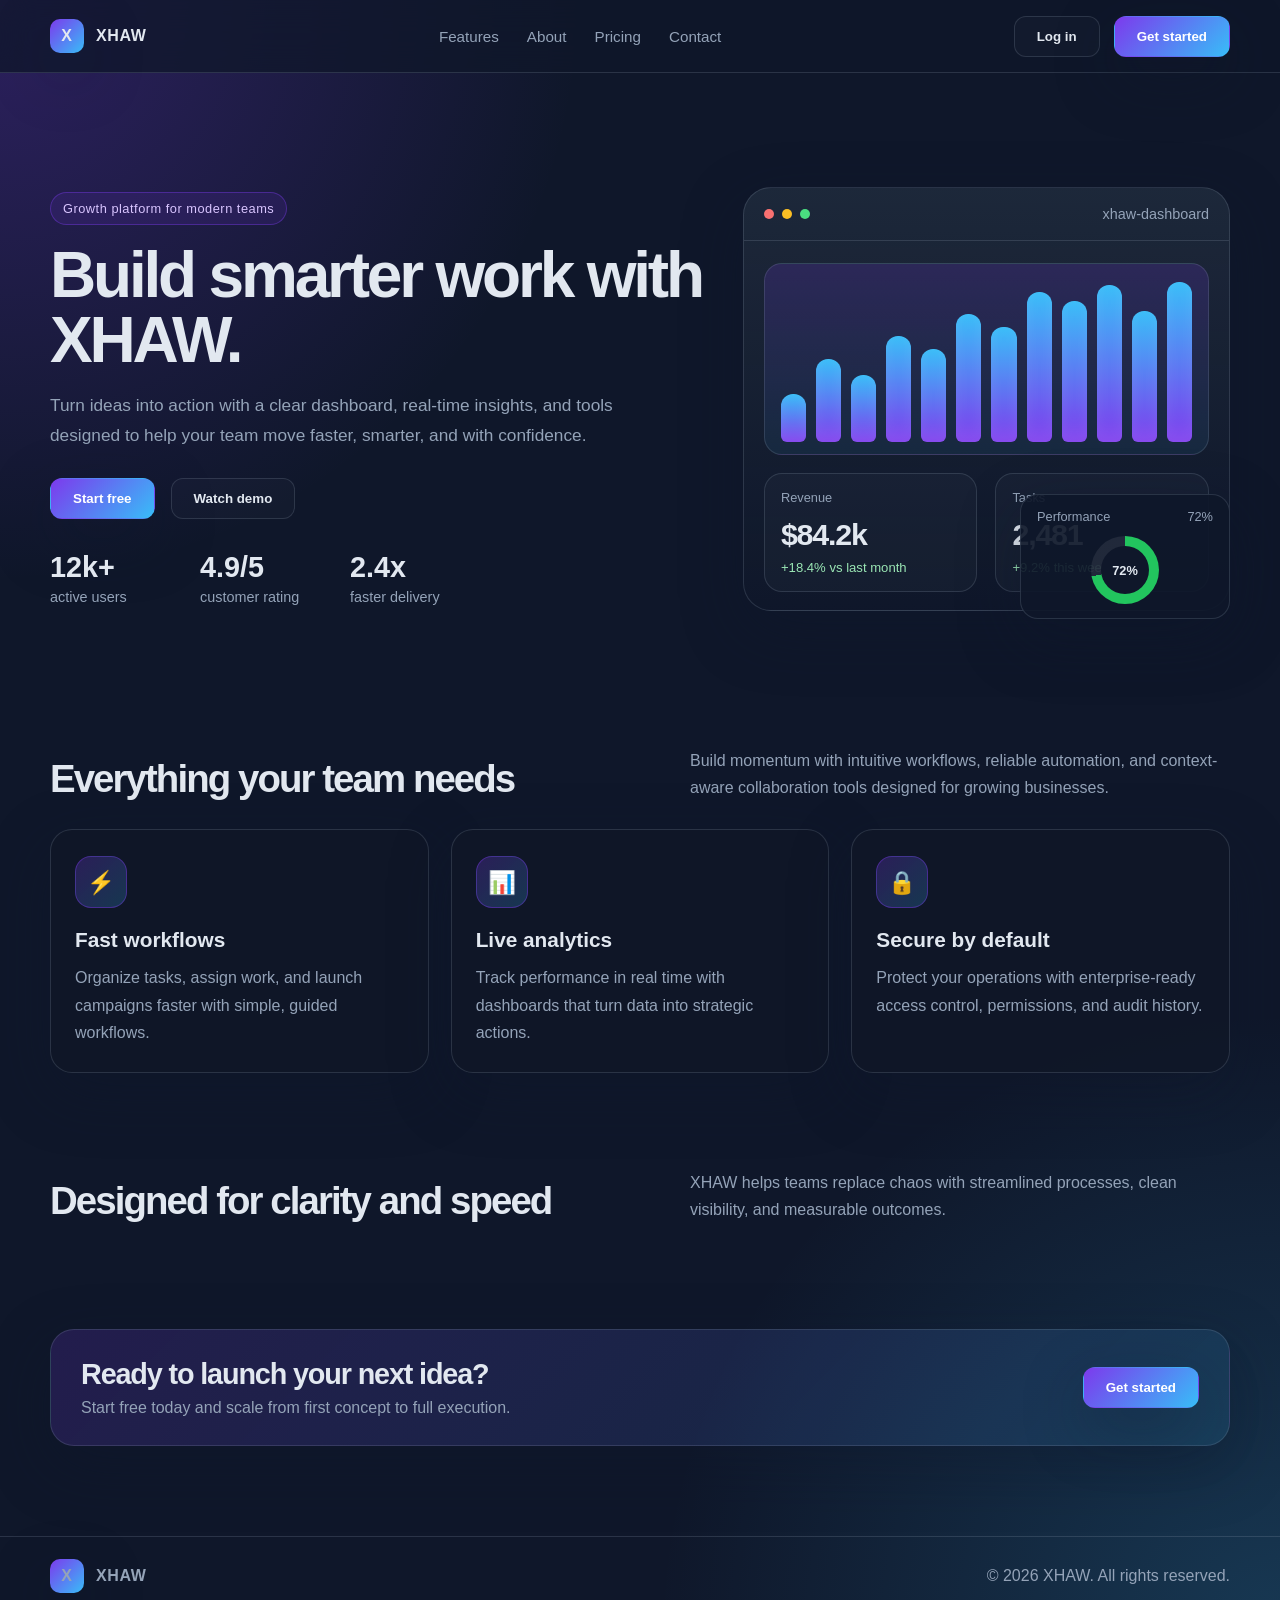
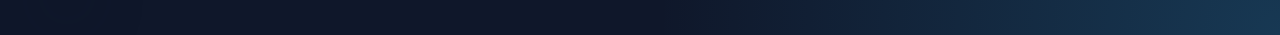
<file: XHAW APP/index.html>
<!DOCTYPE html>
<html lang="en">
<head>
  <meta charset="UTF-8" />
  <meta name="viewport" content="width=device-width, initial-scale=1.0" />
  <title>XHAW App</title>
  <style>
    :root {
      --bg: #0f172a;
      --bg-soft: #111827;
      --card: rgba(15, 23, 42, 0.75);
      --card-2: #1e293b;
      --primary: #7c3aed;
      --secondary: #22c55e;
      --accent: #38bdf8;
      --text: #e2e8f0;
      --muted: #94a3b8;
      --border: rgba(148, 163, 184, 0.2);
      --shadow: 0 20px 60px rgba(15, 23, 42, 0.35);
    }

    * { box-sizing: border-box; }
    html { scroll-behavior: smooth; }
    body {
      margin: 0;
      font-family: Inter, Segoe UI, Arial, sans-serif;
      background:
        radial-gradient(circle at top left, rgba(124,58,237,0.28), transparent 28%),
        radial-gradient(circle at bottom right, rgba(56,189,248,0.2), transparent 30%),
        var(--bg);
      color: var(--text);
    }

    a { text-decoration: none; color: inherit; }
    img { max-width: 100%; display: block; }

    .container {
      width: min(1180px, calc(100% - 32px));
      margin: 0 auto;
    }

    header {
      position: sticky;
      top: 0;
      z-index: 20;
      backdrop-filter: blur(18px);
      background: rgba(15, 23, 42, 0.75);
      border-bottom: 1px solid var(--border);
    }

    .nav {
      display: flex;
      align-items: center;
      justify-content: space-between;
      height: 72px;
    }

    .brand {
      display: flex;
      align-items: center;
      gap: 12px;
      font-weight: 800;
      letter-spacing: 0.04em;
    }

    .brand-mark {
      width: 34px;
      height: 34px;
      border-radius: 10px;
      background: linear-gradient(135deg, var(--primary), var(--accent));
      display: grid;
      place-items: center;
      box-shadow: var(--shadow);
      font-weight: 900;
    }

    .nav-links {
      display: flex;
      align-items: center;
      gap: 28px;
      color: var(--muted);
      font-size: 0.95rem;
    }

    .nav-actions {
      display: flex;
      align-items: center;
      gap: 14px;
    }

    .btn {
      display: inline-flex;
      align-items: center;
      justify-content: center;
      padding: 12px 22px;
      border-radius: 12px;
      border: 1px solid transparent;
      font-weight: 700;
      transition: 0.2s ease;
      cursor: pointer;
    }

    .btn-primary {
      background: linear-gradient(135deg, var(--primary), var(--accent));
      color: white;
      box-shadow: var(--shadow);
    }

    .btn-secondary {
      background: rgba(255,255,255,0.02);
      border-color: var(--border);
      color: var(--text);
    }

    .hero {
      padding: 66px 0 40px;
    }

    .hero-wrap {
      display: grid;
      grid-template-columns: 1.15fr 0.85fr;
      gap: 34px;
      align-items: center;
    }

    .eyebrow {
      display: inline-block;
      padding: 8px 12px;
      border-radius: 999px;
      background: rgba(124, 58, 237, 0.12);
      border: 1px solid rgba(124, 58, 237, 0.4);
      color: #d9c5ff;
      font-size: 0.8rem;
      letter-spacing: 0.04em;
      margin-bottom: 18px;
    }

    h1 {
      font-size: clamp(2.9rem, 5vw, 5rem);
      line-height: 1.02;
      margin: 0 0 18px;
      letter-spacing: -0.05em;
    }

    .lead {
      max-width: 630px;
      font-size: 1.08rem;
      line-height: 1.7;
      color: var(--muted);
      margin-bottom: 28px;
    }

    .hero-actions {
      display: flex;
      align-items: center;
      gap: 16px;
      margin-bottom: 32px;
    }

    .mini-stats {
      display: flex;
      gap: 30px;
      flex-wrap: wrap;
    }

    .mini-stat {
      min-width: 120px;
    }

    .mini-stat strong {
      display: block;
      font-size: 1.8rem;
      margin-bottom: 4px;
    }

    .mini-stat span {
      color: var(--muted);
      font-size: 0.9rem;
    }

    .hero-visual {
      position: relative;
      display: flex;
      justify-content: center;
      align-items: center;
      min-height: 520px;
    }

    .dashboard-card {
      width: min(100%, 500px);
      background: linear-gradient(180deg, rgba(30,41,59,0.95), rgba(15,23,42,0.85));
      border: 1px solid var(--border);
      border-radius: 28px;
      box-shadow: var(--shadow);
      overflow: hidden;
    }

    .dashboard-header {
      display: flex;
      justify-content: space-between;
      align-items: center;
      padding: 18px 20px;
      border-bottom: 1px solid var(--border);
      color: var(--muted);
      font-size: 0.9rem;
    }

    .traffic-dots {
      display: flex;
      gap: 8px;
    }

    .traffic-dots span {
      width: 10px;
      height: 10px;
      border-radius: 50%;
      display: block;
    }

    .traffic-dots span:nth-child(1) { background: #f87171; }
    .traffic-dots span:nth-child(2) { background: #fbbf24; }
    .traffic-dots span:nth-child(3) { background: #4ade80; }

    .dashboard-body {
      padding: 22px 20px 18px;
    }

    .chart-panel {
      background: linear-gradient(180deg, rgba(124,58,237,0.18), rgba(56,189,248,0.08));
      border: 1px solid var(--border);
      border-radius: 18px;
      padding: 18px 16px 12px;
      margin-bottom: 18px;
    }

    .chart-row {
      height: 160px;
      display: grid;
      grid-template-columns: repeat(12, 1fr);
      align-items: end;
      gap: 10px;
    }

    .bar {
      border-radius: 12px 12px 6px 6px;
      background: linear-gradient(180deg, var(--accent), var(--primary));
      box-shadow: inset 0 -10px 18px rgba(255,255,255,0.1);
    }

    .bar:nth-child(1) { height: 30%; }
    .bar:nth-child(2) { height: 52%; }
    .bar:nth-child(3) { height: 42%; }
    .bar:nth-child(4) { height: 66%; }
    .bar:nth-child(5) { height: 58%; }
    .bar:nth-child(6) { height: 80%; }
    .bar:nth-child(7) { height: 72%; }
    .bar:nth-child(8) { height: 94%; }
    .bar:nth-child(9) { height: 88%; }
    .bar:nth-child(10) { height: 98%; }
    .bar:nth-child(11) { height: 82%; }
    .bar:nth-child(12) { height: 100%; }

    .panel-grid {
      display: grid;
      grid-template-columns: repeat(2, 1fr);
      gap: 18px;
    }

    .small-panel {
      padding: 16px;
      border-radius: 18px;
      border: 1px solid var(--border);
      background: rgba(148,163,184,0.04);
    }

    .small-panel .label {
      color: var(--muted);
      font-size: 0.8rem;
      margin-bottom: 12px;
    }

    .metric {
      font-size: 1.9rem;
      font-weight: 800;
      letter-spacing: -0.04em;
    }

    .trend {
      margin-top: 8px;
      color: #9ae6b4;
      font-size: 0.82rem;
    }

    .floating-card {
      position: absolute;
      right: 0;
      bottom: 40px;
      width: 210px;
      background: rgba(15,23,42,0.92);
      border: 1px solid var(--border);
      border-radius: 18px;
      padding: 14px 16px;
      box-shadow: var(--shadow);
    }

    .floating-card .top {
      display: flex;
      justify-content: space-between;
      color: var(--muted);
      font-size: 0.8rem;
      margin-bottom: 10px;
    }

    .ring {
      width: 68px;
      height: 68px;
      border-radius: 50%;
      margin: 12px auto 0;
      background: conic-gradient(var(--secondary) 0 72%, rgba(255,255,255,0.08) 72% 100%);
      display: grid;
      place-items: center;
      position: relative;
    }

    .ring::before {
      content: "";
      position: absolute;
      inset: 10px;
      border-radius: 50%;
      background: rgba(15,23,42,1);
    }

    .ring span {
      position: relative;
      z-index: 1;
      font-size: 0.8rem;
      font-weight: 700;
    }

    section {
      padding: 48px 0;
    }

    .section-head {
      display: flex;
      justify-content: space-between;
      align-items: end;
      gap: 20px;
      margin-bottom: 28px;
    }

    .section-head h2 {
      margin: 0;
      font-size: clamp(2rem, 3vw, 3rem);
      letter-spacing: -0.05em;
    }

    .section-head p {
      margin: 0;
      color: var(--muted);
      max-width: 540px;
      line-height: 1.7;
    }

    .feature-grid {
      display: grid;
      grid-template-columns: repeat(3, 1fr);
      gap: 22px;
    }

    .feature-card {
      padding: 26px 24px;
      background: rgba(17, 24, 39, 0.7);
      border: 1px solid var(--border);
      border-radius: 22px;
      box-shadow: var(--shadow);
    }

    .icon-box {
      width: 52px;
      height: 52px;
      border-radius: 16px;
      margin-bottom: 20px;
      display: grid;
      place-items: center;
      font-size: 1.4rem;
      background: linear-gradient(135deg, rgba(124,58,237,0.25), rgba(56,189,248,0.2));
      border: 1px solid rgba(124,58,237,0.4);
    }

    .feature-card h3 {
      margin: 0 0 12px;
      font-size: 1.3rem;
    }

    .feature-card p {
      margin: 0;
      color: var(--muted);
      line-height: 1.7;
    }

    .cta {
      padding: 30px 0 90px;
    }

    .cta-box {
      display: flex;
      align-items: center;
      justify-content: space-between;
      gap: 24px;
      padding: 28px 30px;
      border-radius: 24px;
      background: linear-gradient(135deg, rgba(124,58,237,0.18), rgba(56,189,248,0.12));
      border: 1px solid var(--border);
      box-shadow: var(--shadow);
    }

    .cta-box h3 {
      margin: 0 0 8px;
      font-size: clamp(1.8rem, 2vw, 2.6rem);
      letter-spacing: -0.04em;
    }

    .cta-box p {
      margin: 0;
      color: var(--muted);
    }

    footer {
      border-top: 1px solid var(--border);
      padding: 22px 0 42px;
      color: var(--muted);
    }

    .footer-row {
      display: flex;
      justify-content: space-between;
      align-items: center;
      gap: 20px;
      flex-wrap: wrap;
    }

    @media (max-width: 960px) {
      .hero-wrap,
      .feature-grid {
        grid-template-columns: 1fr;
      }

      .nav-links {
        display: none;
      }

      .section-head {
        display: block;
      }

      .cta-box {
        display: block;
      }

      .cta-box .btn {
        margin-top: 18px;
      }
    }

    @media (max-width: 600px) {
      .hero {
        padding-top: 42px;
      }

      h1 {
        font-size: 2.7rem;
      }

      .hero-actions {
        flex-direction: column;
        align-items: stretch;
      }

      .mini-stats {
        gap: 18px;
      }

      .panel-grid {
        grid-template-columns: 1fr;
      }

      .floating-card {
        position: static;
        width: 100%;
        margin-top: 18px;
      }
    }
  </style>
</head>
<body>
  <header>
    <div class="container nav">
      <div class="brand">
        <div class="brand-mark">X</div>
        XHAW
      </div>

      <nav class="nav-links">
        <a href="#features">Features</a>
        <a href="#about">About</a>
        <a href="#pricing">Pricing</a>
        <a href="#contact">Contact</a>
      </nav>

      <div class="nav-actions">
        <button class="btn btn-secondary">Log in</button>
        <button class="btn btn-primary">Get started</button>
      </div>
    </div>
  </header>

  <main>
    <section class="hero">
      <div class="container hero-wrap">
        <div>
          <div class="eyebrow">Growth platform for modern teams</div>
          <h1>Build smarter work with XHAW.</h1>
          <p class="lead">
            Turn ideas into action with a clear dashboard, real-time insights,
            and tools designed to help your team move faster, smarter, and with confidence.
          </p>

          <div class="hero-actions">
            <button class="btn btn-primary">Start free</button>
            <button class="btn btn-secondary">Watch demo</button>
          </div>

          <div class="mini-stats">
            <div class="mini-stat">
              <strong>12k+</strong>
              <span>active users</span>
            </div>
            <div class="mini-stat">
              <strong>4.9/5</strong>
              <span>customer rating</span>
            </div>
            <div class="mini-stat">
              <strong>2.4x</strong>
              <span>faster delivery</span>
            </div>
          </div>
        </div>

        <div class="hero-visual">
          <div class="dashboard-card">
            <div class="dashboard-header">
              <div class="traffic-dots">
                <span></span><span></span><span></span>
              </div>
              <div>xhaw-dashboard</div>
            </div>

            <div class="dashboard-body">
              <div class="chart-panel">
                <div class="chart-row">
                  <div class="bar"></div>
                  <div class="bar"></div>
                  <div class="bar"></div>
                  <div class="bar"></div>
                  <div class="bar"></div>
                  <div class="bar"></div>
                  <div class="bar"></div>
                  <div class="bar"></div>
                  <div class="bar"></div>
                  <div class="bar"></div>
                  <div class="bar"></div>
                  <div class="bar"></div>
                </div>
              </div>

              <div class="panel-grid">
                <div class="small-panel">
                  <div class="label">Revenue</div>
                  <div class="metric">$84.2k</div>
                  <div class="trend">+18.4% vs last month</div>
                </div>

                <div class="small-panel">
                  <div class="label">Tasks</div>
                  <div class="metric">2,481</div>
                  <div class="trend">+9.2% this week</div>
                </div>
              </div>
            </div>
          </div>

          <div class="floating-card">
            <div class="top">
              <span>Performance</span>
              <span>72%</span>
            </div>
            <div class="ring"><span>72%</span></div>
          </div>
        </div>
      </div>
    </section>

    <section id="features">
      <div class="container">
        <div class="section-head">
          <h2>Everything your team needs</h2>
          <p>
            Build momentum with intuitive workflows, reliable automation, and context-aware collaboration
            tools designed for growing businesses.
          </p>
        </div>

        <div class="feature-grid">
          <div class="feature-card">
            <div class="icon-box">⚡</div>
            <h3>Fast workflows</h3>
            <p>Organize tasks, assign work, and launch campaigns faster with simple, guided workflows.</p>
          </div>

          <div class="feature-card">
            <div class="icon-box">📊</div>
            <h3>Live analytics</h3>
            <p>Track performance in real time with dashboards that turn data into strategic actions.</p>
          </div>

          <div class="feature-card">
            <div class="icon-box">🔒</div>
            <h3>Secure by default</h3>
            <p>Protect your operations with enterprise-ready access control, permissions, and audit history.</p>
          </div>
        </div>
      </div>
    </section>

    <section id="about">
      <div class="container">
        <div class="section-head">
          <h2>Designed for clarity and speed</h2>
          <p>
            XHAW helps teams replace chaos with streamlined processes, clean visibility, and measurable outcomes.
          </p>
        </div>
      </div>
    </section>

    <section class="cta" id="pricing">
      <div class="container">
        <div class="cta-box">
          <div>
            <h3>Ready to launch your next idea?</h3>
            <p>Start free today and scale from first concept to full execution.</p>
          </div>
          <button class="btn btn-primary">Get started</button>
        </div>
      </div>
    </section>
  </main>

  <footer id="contact">
    <div class="container footer-row">
      <div class="brand">
        <div class="brand-mark">X</div>
        XHAW
      </div>
      <div>© 2026 XHAW. All rights reserved.</div>
    </div>
  </footer>

  <script>
    document.querySelectorAll(".btn").forEach(button => {
      button.addEventListener("click", () => {
        button.style.transform = "translateY(-1px)";
        setTimeout(() => button.style.transform = "", 150);
      });
    });
  </script>
</body>
</html>
</file>
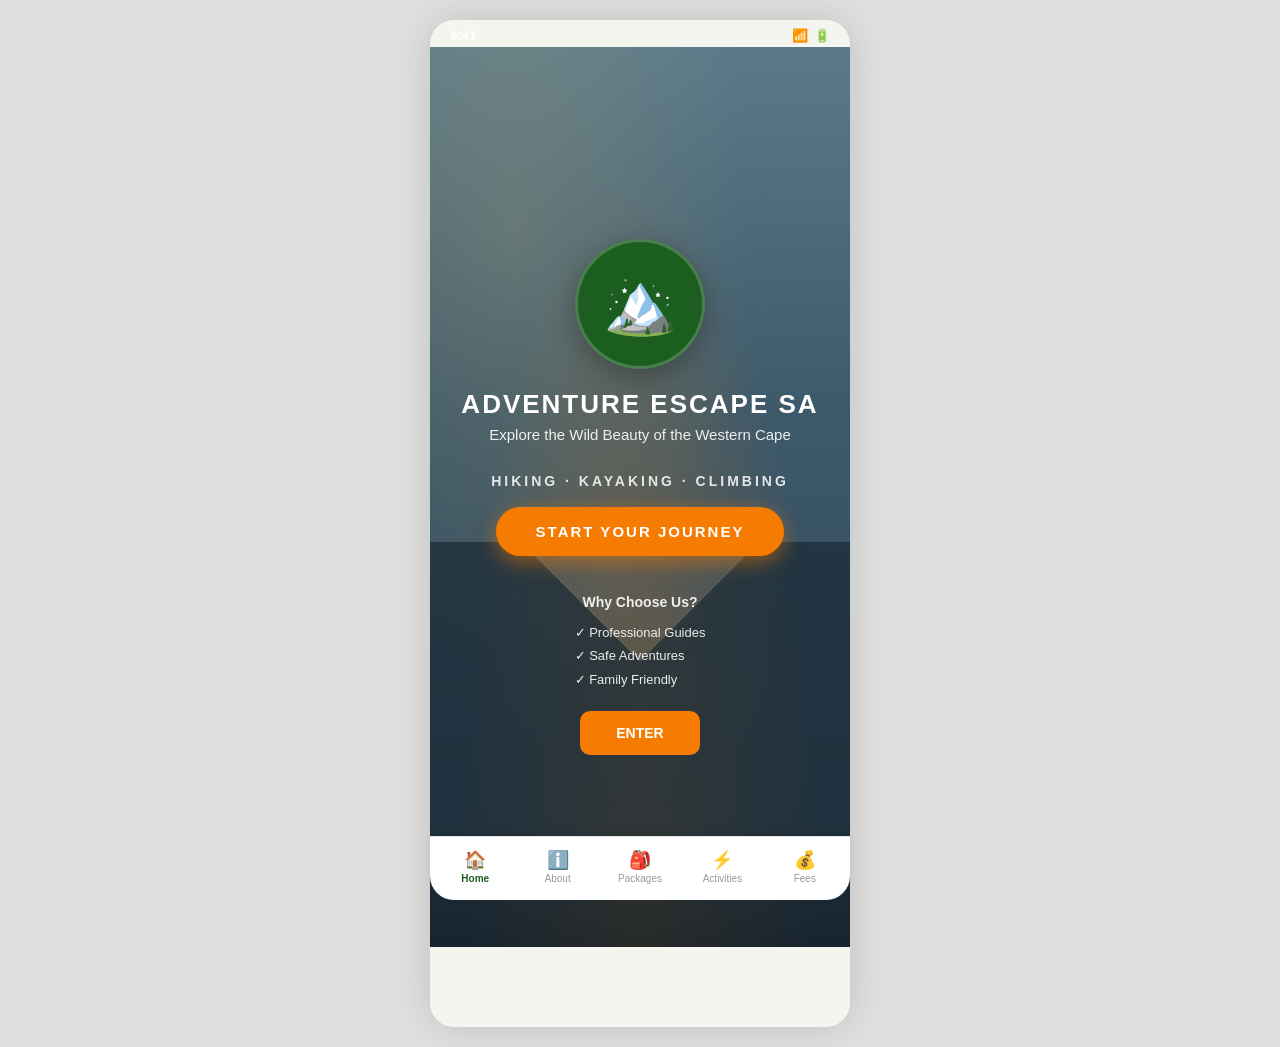
<file: XHAW APP/myapp/index.html>
<!DOCTYPE html>
<html lang="en">
<head>
  <meta charset="UTF-8" />
  <meta name="viewport" content="width=device-width, initial-scale=1.0" />
  <title>Adventure Escape SA</title>
  <link rel="stylesheet" href="styles.css">
  <style>
    :root {
      --forest-green: #1B5E20;
      --adventure-orange: #F57C00;
      --sky-blue: #0288D1;
      --off-white: #F5F5F0;
      --dark-text: #1a1a1a;
      --light-text: #ffffff;
      --grey-text: #666666;
      --card-bg: #ffffff;
      --danger: #D32F2F;
      --success: #2E7D32;
    }

    * { margin: 0; padding: 0; box-sizing: border-box; -webkit-tap-highlight-color: transparent; }

    body {
      font-family: -apple-system, BlinkMacSystemFont, 'Segoe UI', Roboto, sans-serif;
      background: #e0e0e0;
      display: flex;
      justify-content: center;
      min-height: 100vh;
    }

    #app {
      width: 100%;
      max-width: 420px;
      background: var(--off-white);
      min-height: 100vh;
      position: relative;
      display: flex;
      flex-direction: column;
      box-shadow: 0 0 40px rgba(0,0,0,0.15);
      overflow: hidden;
    }

    .status-bar {
      background: transparent;
      padding: 8px 20px 4px;
      display: flex;
      justify-content: space-between;
      font-size: 13px;
      font-weight: 600;
      color: var(--dark-text);
      position: relative;
      z-index: 10;
    }
    .status-bar.on-image { color: #fff; }
    .status-bar .icons { display: flex; gap: 6px; }

    .screen {
      display: none;
      flex-direction: column;
      flex: 1;
      overflow-y: auto;
      padding-bottom: 80px;
      animation: fadeIn 0.3s ease;
    }
    .screen.active { display: flex; }

    @keyframes fadeIn {
      from { opacity: 0; transform: translateY(8px); }
      to { opacity: 1; transform: translateY(0); }
    }

    .header {
      padding: 12px 20px;
      background: var(--off-white);
      position: sticky;
      top: 0;
      z-index: 5;
    }
    .header-title {
      font-size: 22px;
      font-weight: 800;
      color: var(--dark-text);
      text-align: center;
    }
    .header-sub {
      font-size: 11px;
      font-weight: 700;
      letter-spacing: 1.5px;
      color: var(--adventure-orange);
      text-align: center;
      margin-bottom: 4px;
    }

    .hero {
      position: relative;
      min-height: 100vh;
      display: flex;
      flex-direction: column;
      align-items: center;
      justify-content: center;
      text-align: center;
      padding: 40px 24px;
      background: linear-gradient(180deg, #5a7a8a 0%, #3d5a6b 40%, #2c3e50 100%);
      color: #fff;
      overflow: hidden;
    }
    .hero::before {
      content: '';
      position: absolute;
      inset: 0;
      background:
        radial-gradient(ellipse at 50% 90%, rgba(245,124,0,0.3) 0%, transparent 60%),
        radial-gradient(ellipse at 20% 20%, rgba(255,200,100,0.15) 0%, transparent 50%);
      pointer-events: none;
    }
    .hero-mountains {
      position: absolute;
      bottom: 0; left: 0; right: 0;
      height: 45%;
      background:
        linear-gradient(135deg, transparent 40%, #1a2a35 40%),
        linear-gradient(225deg, transparent 40%, #1a2a35 40%);
      opacity: 0.7;
    }
    .hero-mountains::after {
      content: '';
      position: absolute;
      bottom: 0; left: 0; right: 0;
      height: 30%;
      background: linear-gradient(180deg, transparent, #0f1a22);
    }
    .hero-logo {
      width: 130px; height: 130px;
      border-radius: 50%;
      background: var(--forest-green);
      display: flex;
      align-items: center;
      justify-content: center;
      font-size: 60px;
      margin-bottom: 20px;
      box-shadow: 0 8px 30px rgba(0,0,0,0.3);
      position: relative;
      z-index: 2;
      border: 3px solid rgba(255,255,255,0.2);
    }
    .hero h1 {
      font-size: 26px;
      font-weight: 800;
      letter-spacing: 2px;
      margin-bottom: 6px;
      position: relative;
      z-index: 2;
    }
    .hero h2 {
      font-size: 15px;
      font-weight: 400;
      opacity: 0.9;
      margin-bottom: 30px;
      position: relative;
      z-index: 2;
    }
    .hero-activities {
      font-size: 14px;
      font-weight: 700;
      letter-spacing: 3px;
      color: #fff;
      opacity: 0.85;
      margin-bottom: 8px;
      position: relative;
      z-index: 2;
    }
    .hero-cta {
      background: var(--adventure-orange);
      color: #fff;
      border: none;
      padding: 16px 40px;
      font-size: 15px;
      font-weight: 800;
      letter-spacing: 2px;
      border-radius: 30px;
      cursor: pointer;
      margin: 10px 0;
      position: relative;
      z-index: 2;
      box-shadow: 0 6px 20px rgba(245,124,0,0.5);
      transition: transform 0.2s;
    }
    .hero-cta:active { transform: scale(0.96); }
    .hero-why {
      margin-top: 24px;
      text-align: left;
      font-size: 13px;
      opacity: 0.9;
      line-height: 1.8;
      position: relative;
      z-index: 2;
    }
    .hero-why strong { display: block; text-align: center; margin-bottom: 6px; font-size: 14px; }

    .bottom-nav {
      position: fixed;
      bottom: 0;
      width: 100%;
      max-width: 420px;
      background: #fff;
      display: flex;
      justify-content: space-around;
      align-items: center;
      padding: 8px 4px 12px;
      border-top: 1px solid #e0e0e0;
      z-index: 100;
      box-shadow: 0 -2px 12px rgba(0,0,0,0.06);
    }
    .nav-item {
      display: flex;
      flex-direction: column;
      align-items: center;
      gap: 2px;
      font-size: 10px;
      color: #999;
      cursor: pointer;
      padding: 4px 8px;
      border-radius: 8px;
      transition: color 0.2s;
      flex: 1;
      min-width: 0;
    }
    .nav-item.active { color: var(--forest-green); font-weight: 700; }
    .nav-icon {
      width: 22px; height: 22px;
      display: flex;
      align-items: center;
      justify-content: center;
      font-size: 18px;
    }

    .card {
      background: var(--card-bg);
      border-radius: 14px;
      overflow: hidden;
      margin: 0 16px 14px;
      box-shadow: 0 2px 10px rgba(0,0,0,0.06);
      transition: transform 0.2s;
    }
    .card:active { transform: scale(0.98); }
    .card-img {
      width: 100%;
      height: 150px;
      object-fit: cover;
      display: block;
      background: linear-gradient(135deg, #2c5364, #203a43, #0f2027);
      background-size: cover;
      background-position: center;
    }
    .card-img.placeholder {
      display: flex;
      align-items: center;
      justify-content: center;
      font-size: 48px;
      color: rgba(255,255,255,0.3);
      background-size: cover;
      background-position: center;
    }
    .card-body { padding: 12px 14px; }
    .card-row {
      display: flex;
      justify-content: space-between;
      align-items: flex-start;
      gap: 8px;
    }
    .card-title {
      font-size: 16px;
      font-weight: 800;
      color: var(--dark-text);
      line-height: 1.3;
    }
    .card-price {
      font-size: 15px;
      font-weight: 800;
      color: var(--adventure-orange);
      white-space: nowrap;
    }
    .card-desc {
      font-size: 12px;
      color: var(--grey-text);
      margin-top: 6px;
      line-height: 1.5;
    }
    .card-tags {
      display: flex;
      gap: 6px;
      margin-top: 8px;
      flex-wrap: wrap;
    }
    .tag {
      font-size: 10px;
      font-weight: 700;
      padding: 3px 8px;
      border-radius: 10px;
    }
    .tag.easy { background: #E8F5E9; color: var(--success); }
    .tag.moderate { background: #FFF3E0; color: var(--adventure-orange); }
    .tag.challenging { background: #FFEBEE; color: var(--danger); }
    .tag.duration { background: #E1F5FE; color: var(--sky-blue); }
    .tag.safety { background: #F1F8E9; color: var(--forest-green); }

    .btn {
      display: inline-flex;
      align-items: center;
      justify-content: center;
      border: none;
      border-radius: 10px;
      font-weight: 700;
      cursor: pointer;
      transition: all 0.2s;
      font-size: 13px;
      padding: 10px 18px;
    }
    .btn:active { transform: scale(0.96); }
    .btn-primary { background: var(--forest-green); color: #fff; }
    .btn-orange { background: var(--adventure-orange); color: #fff; }
    .btn-outline {
      background: transparent;
      border: 1.5px solid var(--forest-green);
      color: var(--forest-green);
    }
    .btn-block { width: 100%; padding: 14px; font-size: 15px; border-radius: 12px; }

    .section-title {
      font-size: 11px;
      font-weight: 800;
      letter-spacing: 1.5px;
      color: var(--adventure-orange);
      padding: 16px 20px 6px;
      text-transform: uppercase;
    }
    .section-heading {
      font-size: 22px;
      font-weight: 800;
      color: var(--dark-text);
      padding: 0 20px 12px;
    }

    .about-hero {
      height: 200px;
      background: linear-gradient(135deg, #1B5E20, #0288D1);
      display: flex;
      align-items: center;
      justify-content: center;
      font-size: 64px;
      color: rgba(255,255,255,0.4);
      position: relative;
    }
    .about-content {
      padding: 20px;
      text-align: center;
    }
    .about-content h2 {
      font-size: 18px;
      font-weight: 800;
      color: var(--sky-blue);
      margin-bottom: 10px;
    }
    .about-content p {
      font-size: 13px;
      color: var(--grey-text);
      line-height: 1.6;
      margin-bottom: 16px;
    }
    .pillars {
      display: flex;
      gap: 10px;
      padding: 0 16px;
      margin-bottom: 16px;
    }
    .pillar {
      flex: 1;
      background: #fff;
      border-radius: 12px;
      padding: 14px;
      text-align: center;
      box-shadow: 0 2px 8px rgba(0,0,0,0.05);
    }
    .pillar-icon { font-size: 24px; margin-bottom: 6px; }
    .pillar h4 { font-size: 12px; font-weight: 800; color: var(--forest-green); margin-bottom: 4px; }
    .pillar p { font-size: 10px; color: var(--grey-text); line-height: 1.4; }
    .contact-cta {
      margin: 0 16px 16px;
      padding: 20px;
      background: linear-gradient(135deg, #E8F5E9, #E1F5FE);
      border-radius: 14px;
      text-align: center;
    }
    .contact-cta h3 { font-size: 15px; font-weight: 800; color: var(--forest-green); margin-bottom: 6px; }
    .contact-cta p { font-size: 12px; color: var(--grey-text); margin-bottom: 12px; }

    .form-group {
      padding: 0 16px;
      margin-bottom: 12px;
    }
    .form-group label {
      display: block;
      font-size: 11px;
      font-weight: 700;
      color: var(--dark-text);
      margin-bottom: 5px;
      letter-spacing: 0.3px;
    }
    .form-group input,
    .form-group select,
    .form-group textarea {
      width: 100%;
      padding: 12px 14px;
      border: 1.5px solid #e0e0e0;
      border-radius: 10px;
      font-size: 14px;
      font-family: inherit;
      background: #fff;
      color: var(--dark-text);
      transition: border-color 0.2s;
      outline: none;
    }
    .form-group input:focus,
    .form-group select:focus,
    .form-group textarea:focus {
      border-color: var(--forest-green);
    }
    .form-group textarea { resize: vertical; min-height: 80px; }

    .counter {
      display: flex;
      align-items: center;
      gap: 12px;
      background: #fff;
      border: 1.5px solid #e0e0e0;
      border-radius: 10px;
      padding: 6px 10px;
      width: fit-content;
    }
    .counter button {
      width: 32px; height: 32px;
      border-radius: 8px;
      border: none;
      background: var(--forest-green);
      color: #fff;
      font-size: 18px;
      font-weight: 700;
      cursor: pointer;
      display: flex;
      align-items: center;
      justify-content: center;
    }
    .counter button:active { transform: scale(0.9); }
    .counter span {
      font-size: 16px;
      font-weight: 800;
      min-width: 24px;
      text-align: center;
    }

    .discount-box {
      margin: 0 16px 16px;
      background: #E8F5E9;
      border: 1.5px solid #A5D6A7;
      border-radius: 12px;
      padding: 14px;
    }
    .discount-box h4 {
      font-size: 13px;
      font-weight: 800;
      color: var(--forest-green);
      margin-bottom: 10px;
    }
    .discount-row {
      display: flex;
      justify-content: space-between;
      font-size: 12px;
      padding: 4px 0;
      color: var(--dark-text);
    }
    .discount-row .pct { font-weight: 800; color: var(--success); }

    .cost-breakdown {
      margin: 0 16px 16px;
      background: #fff;
      border-radius: 12px;
      padding: 14px;
      box-shadow: 0 2px 8px rgba(0,0,0,0.05);
    }
    .cost-row {
      display: flex;
      justify-content: space-between;
      font-size: 13px;
      padding: 6px 0;
      color: var(--grey-text);
    }
    .cost-row.total {
      border-top: 1.5px solid #eee;
      margin-top: 6px;
      padding-top: 10px;
      font-size: 16px;
      font-weight: 800;
      color: var(--forest-green);
    }
    .cost-row.discount { color: var(--success); font-weight: 600; }

    .gallery-filters {
      display: flex;
      gap: 6px;
      padding: 0 16px 12px;
      overflow-x: auto;
      scrollbar-width: none;
    }
    .gallery-filters::-webkit-scrollbar { display: none; }
    .filter-chip {
      padding: 6px 14px;
      border-radius: 16px;
      font-size: 12px;
      font-weight: 700;
      border: 1.5px solid #ddd;
      background: #fff;
      color: var(--grey-text);
      cursor: pointer;
      white-space: nowrap;
      transition: all 0.2s;
    }
    .filter-chip.active {
      background: var(--forest-green);
      color: #fff;
      border-color: var(--forest-green);
    }
    .gallery-grid {
      display: grid;
      grid-template-columns: 1fr 1fr;
      gap: 10px;
      padding: 0 16px;
    }
    .gallery-item {
      border-radius: 12px;
      overflow: hidden;
      position: relative;
      aspect-ratio: 1;
      background: linear-gradient(135deg, #2c5364, #203a43);
      display: flex;
      align-items: flex-end;
      cursor: pointer;
    }
    .gallery-item .g-label {
      width: 100%;
      padding: 8px;
      background: linear-gradient(transparent, rgba(0,0,0,0.7));
      color: #fff;
      font-size: 10px;
      font-weight: 700;
      text-align: center;
    }
    .gallery-item .g-emoji {
      position: absolute;
      top: 50%; left: 50%;
      transform: translate(-50%, -60%);
      font-size: 36px;
      opacity: 0.7;
    }

    .review-summary {
      text-align: center;
      padding: 0 20px 16px;
    }
    .review-score {
      font-size: 36px;
      font-weight: 800;
      color: var(--forest-green);
    }
    .review-stars { font-size: 18px; color: #FFC107; }
    .review-sub { font-size: 12px; color: var(--grey-text); margin-top: 4px; }
    .review-card {
      background: #fff;
      border-radius: 12px;
      padding: 14px;
      margin: 0 16px 12px;
      box-shadow: 0 2px 8px rgba(0,0,0,0.05);
    }
    .review-header {
      display: flex;
      align-items: center;
      gap: 10px;
      margin-bottom: 8px;
    }
    .review-avatar {
      width: 36px; height: 36px;
      border-radius: 50%;
      background: linear-gradient(135deg, #0288D1, #1B5E20);
      display: flex;
      align-items: center;
      justify-content: center;
      color: #fff;
      font-weight: 800;
      font-size: 14px;
    }
    .review-name { font-size: 13px; font-weight: 800; color: var(--dark-text); }
    .review-date { font-size: 11px; color: var(--grey-text); }
    .review-text { font-size: 12px; color: var(--grey-text); line-height: 1.5; }
    .review-stars-sm { font-size: 12px; color: #FFC107; margin-bottom: 4px; }

    .contact-item {
      display: flex;
      align-items: center;
      gap: 12px;
      padding: 12px 16px;
      background: #fff;
      margin: 0 16px 8px;
      border-radius: 12px;
      box-shadow: 0 2px 6px rgba(0,0,0,0.04);
    }
    .contact-icon {
      width: 38px; height: 38px;
      border-radius: 10px;
      background: #E8F5E9;
      display: flex;
      align-items: center;
      justify-content: center;
      font-size: 18px;
      flex-shrink: 0;
    }
    .contact-item .c-label { font-size: 10px; color: var(--grey-text); font-weight: 600; }
    .contact-item .c-value { font-size: 13px; color: var(--dark-text); font-weight: 700; }
    .map-placeholder {
      margin: 8px 16px 16px;
      height: 120px;
      border-radius: 12px;
      background: linear-gradient(135deg, #E1F5FE, #E8F5E9);
      display: flex;
      align-items: center;
      justify-content: center;
      font-size: 13px;
      color: var(--sky-blue);
      font-weight: 700;
      border: 1.5px dashed #90CAF9;
    }
    .hours-box {
      margin: 0 16px 16px;
      background: #fff;
      border-radius: 12px;
      padding: 14px;
      box-shadow: 0 2px 8px rgba(0,0,0,0.05);
    }
    .hours-box h4 { font-size: 13px; font-weight: 800; color: var(--forest-green); margin-bottom: 8px; }
    .hours-row { display: flex; justify-content: space-between; font-size: 12px; padding: 3px 0; color: var(--grey-text); }

    .modal-overlay {
      position: fixed;
      inset: 0;
      background: rgba(0,0,0,0.5);
      display: none;
      align-items: center;
      justify-content: center;
      z-index: 200;
      padding: 20px;
    }
    .modal-overlay.show { display: flex; }
    .modal {
      background: #fff;
      border-radius: 20px;
      padding: 30px 24px;
      text-align: center;
      max-width: 340px;
      width: 100%;
      animation: popIn 0.3s ease;
    }
    @keyframes popIn {
      from { transform: scale(0.8); opacity: 0; }
      to { transform: scale(1); opacity: 1; }
    }
    .modal-icon {
      width: 64px; height: 64px;
      border-radius: 50%;
      background: #E8F5E9;
      display: flex;
      align-items: center;
      justify-content: center;
      font-size: 32px;
      margin: 0 auto 16px;
    }
    .modal h3 { font-size: 18px; font-weight: 800; color: var(--forest-green); margin-bottom: 8px; }
    .modal p { font-size: 13px; color: var(--grey-text); line-height: 1.5; margin-bottom: 20px; }

    .detail-hero {
      height: 220px;
      background: linear-gradient(135deg, #2c5364, #203a43);
      background-size: cover;
      background-position: center;
      display: flex;
      align-items: center;
      justify-content: center;
      font-size: 72px;
      color: rgba(255,255,255,0.3);
      position: relative;
    }
    .back-btn {
      position: absolute;
      top: 16px; left: 16px;
      width: 36px; height: 36px;
      border-radius: 50%;
      background: rgba(0,0,0,0.4);
      border: none;
      color: #fff;
      font-size: 18px;
      cursor: pointer;
      display: flex;
      align-items: center;
      justify-content: center;
      z-index: 10;
    }
    .detail-body { padding: 20px; }
    .detail-body h2 { font-size: 22px; font-weight: 800; color: var(--dark-text); margin-bottom: 6px; }
    .detail-price { font-size: 20px; font-weight: 800; color: var(--adventure-orange); margin-bottom: 12px; }
    .detail-body p { font-size: 13px; color: var(--grey-text); line-height: 1.6; margin-bottom: 16px; }
    .included-list {
      background: #fff;
      border-radius: 12px;
      padding: 14px;
      margin-bottom: 16px;
    }
    .included-list h4 { font-size: 13px; font-weight: 800; color: var(--forest-green); margin-bottom: 8px; }
    .included-list li {
      font-size: 12px;
      color: var(--grey-text);
      padding: 3px 0;
      list-style: none;
      display: flex;
      align-items: center;
      gap: 8px;
    }
    .included-list li::before { content: '✓'; color: var(--success); font-weight: 800; }

    .spacer { flex: 1; }
    .text-center { text-align: center; }
    .mt-8 { margin-top: 8px; }
    .mb-16 { margin-bottom: 16px; }
    .px-16 { padding-left: 16px; padding-right: 16px; }
    .hidden { display: none !important; }

    @media (min-width: 421px) {
      #app { border-radius: 24px; margin: 20px 0; min-height: calc(100vh - 40px); }
      .bottom-nav { border-radius: 0 0 24px 24px; }
    }
  </style>
</head>
<body>

<div id="app">
  <div class="status-bar" id="statusBar">
    <span>9:41</span>
    <div class="icons"><span>📶</span><span>🔋</span></div>
  </div>

  <div class="screen active" id="screen-home">
    <div class="hero">
      <div class="hero-mountains"></div>
      <div class="hero-logo">🏔️</div>
      <h1>ADVENTURE ESCAPE SA</h1>
      <h2>Explore the Wild Beauty of the Western Cape</h2>
      <div class="hero-activities">HIKING · KAYAKING · CLIMBING</div>
      <button class="hero-cta" onclick="showScreen('packages')">START YOUR JOURNEY</button>
      <div class="hero-why">
        <strong>Why Choose Us?</strong>
        ✓ Professional Guides<br>
        ✓ Safe Adventures<br>
        ✓ Family Friendly
      </div>
      <button class="btn btn-orange" style="margin-top:20px;position:relative;z-index:2;padding:14px 36px;font-size:14px;" onclick="showScreen('packages')">ENTER</button>
    </div>
  </div>

  <div class="screen" id="screen-about">
    <div class="header">
      <div class="header-sub">THE JOURNEY</div>
      <div class="header-title">About Us</div>
    </div>
    <div class="about-hero" style="background-image: linear-gradient(135deg, rgba(27,94,32,0.7), rgba(2,136,209,0.7)), url('assets/family.png'); background-size: cover; background-position: center;">🏕️</div>
    <div class="about-content">
      <h2>Who We Are?</h2>
      <p>Adventure Escape SA is a small-to-medium enterprise established in 2024 in the Western Cape, South Africa. We provide professionally guided outdoor adventure experiences for families, tourists, schools and corporate groups.</p>
      <h2>Our Mission</h2>
      <p>Our mission is to create exciting and memorable outdoor experiences while encouraging teamwork, fitness, adventure and appreciation for nature.</p>
      <h2>Our Values</h2>
      <p><strong>Safety · Adventure · Teamwork · Nature</strong></p>
    </div>
    <div class="pillars">
      <div class="pillar">
        <div class="pillar-icon">🛡️</div>
        <h4>Safety First</h4>
        <p>Expert certified guides & international standard safety gear.</p>
      </div>
      <div class="pillar">
        <div class="pillar-icon">🧭</div>
        <h4>Adventure</h4>
        <p>Pushing limits across Western Cape's ultimate terrains.</p>
      </div>
    </div>
    <div class="contact-cta">
      <h3>Ready to plan a custom outing?</h3>
      <p>Contact our Cape Town headquarters for tailor-made group itineraries.</p>
      <button class="btn btn-orange" onclick="showScreen('contact')">Get in Touch</button>
    </div>
  </div>

  <div class="screen" id="screen-packages">
    <div class="header">
      <div class="header-sub">CURATED JOURNEYS</div>
      <div class="header-title">Adventure Packages</div>
    </div>
    <div id="packagesList"></div>
  </div>

  <div class="screen" id="screen-activities">
    <div class="header">
      <div class="header-sub">PICK YOUR THRILL</div>
      <div class="header-title">Individual Activities</div>
    </div>
    <div id="activitiesList"></div>
  </div>

  <div class="screen" id="screen-detail">
    <div class="detail-hero" id="detailHero">
      <button class="back-btn" onclick="showScreen('activities')">←</button>
      <span id="detailEmoji">🪂</span>
    </div>
    <div class="detail-body">
      <h2 id="detailTitle">Ziplining Adventure</h2>
      <div class="detail-price" id="detailPrice">R750</div>
      <p id="detailDesc">Experience breathtaking views while ziplining through the forest.</p>
      <div class="included-list">
        <h4>What's Included</h4>
        <ul id="detailIncludes"></ul>
      </div>
      <button class="btn btn-orange btn-block" onclick="goToBooking()">BOOK NOW</button>
    </div>
  </div>

  <div class="screen" id="screen-fees">
    <div class="header">
      <div class="header-sub">SAVE ON GROUPS</div>
      <div class="header-title">Discount Calculator</div>
    </div>

    <div class="discount-box">
      <h4>Group Discount Tiers</h4>
      <div class="discount-row"><span>1 booking</span><span class="pct">0% Discount</span></div>
      <div class="discount-row"><span>2 bookings</span><span class="pct">5% Discount</span></div>
      <div class="discount-row"><span>3 bookings</span><span class="pct">10% Discount</span></div>
      <div class="discount-row"><span>More than 3</span><span class="pct">15% Discount</span></div>
    </div>

    <div class="form-group">
      <label>Select Package / Activity</label>
      <select id="feeSelect">
        <option value="1500">Mountain Adventure (R1,500)</option>
        <option value="1500">Ultimate Adventure Day (R1,500)</option>
        <option value="1500">Family Explorer Package (R1,500)</option>
        <option value="1500">Corporate Team Challenge (R1,500)</option>
        <option value="750">Ziplining Adventure (R750)</option>
        <option value="750">Kayaking Experience (R750)</option>
        <option value="750">Rock Climbing Session (R750)</option>
      </select>
    </div>

    <div class="form-group">
      <label>Number of Bookings</label>
      <div class="counter">
        <button onclick="changeFeeCount(-1)" type="button">−</button>
        <span id="feeCount">4</span>
        <button onclick="changeFeeCount(1)" type="button">+</button>
      </div>
    </div>

    <div class="cost-breakdown" id="feeBreakdown"></div>

    <div class="px-16 mb-16">
      <button class="btn btn-orange btn-block" onclick="proceedToBooking()">PROCEED TO BOOKING</button>
    </div>
  </div>

  <div class="screen" id="screen-contact">
    <div class="header">
      <div class="header-sub">PLAN YOUR ESCAPE</div>
      <div class="header-title">Contact Us</div>
    </div>

    <div class="contact-item">
      <div class="contact-icon">📍</div>
      <div>
        <div class="c-label">Head Office</div>
        <div class="c-value">Cape Town, Western Cape</div>
      </div>
    </div>

    <div class="contact-item">
      <div class="contact-icon">📞</div>
      <div>
        <div class="c-label">Phone</div>
        <div class="c-value">+27 21 555 0142</div>
      </div>
    </div>

    <div class="contact-item">
      <div class="contact-icon">✉️</div>
      <div>
        <div class="c-label">Email</div>
        <div class="c-value">hello@adventureescape.co.za</div>
      </div>
    </div>

    <div class="map-placeholder">Map view for Cape Town Adventure Hub</div>

    <div class="hours-box">
      <h4>Opening Hours</h4>
      <div class="hours-row"><span>Monday - Friday</span><span>08:00 - 17:00</span></div>
      <div class="hours-row"><span>Saturday</span><span>08:00 - 14:00</span></div>
      <div class="hours-row"><span>Sunday</span><span>By Appointment</span></div>
    </div>

    <div class="form-group">
      <label>Your Name</label>
      <input type="text" placeholder="Enter your name" />
    </div>
    <div class="form-group">
      <label>Email</label>
      <input type="email" placeholder="you@example.com" />
    </div>
    <div class="form-group">
      <label>Adventure Interest</label>
      <select>
        <option>Mountain Adventure</option>
        <option>Ziplining</option>
        <option>Kayaking</option>
        <option>Corporate Team Challenge</option>
      </select>
    </div>
    <div class="form-group">
      <label>Message</label>
      <textarea placeholder="Tell us about your group or event..."></textarea>
    </div>

    <div class="px-16 mb-16">
      <button class="btn btn-orange btn-block" onclick="showSuccessModal('Your enquiry has been sent successfully. Our team will contact you soon.')">SEND ENQUIRY</button>
    </div>
  </div>

  <nav class="bottom-nav">
    <div class="nav-item active" data-screen="home"><div class="nav-icon">🏠</div><span>Home</span></div>
    <div class="nav-item" data-screen="about"><div class="nav-icon">ℹ️</div><span>About</span></div>
    <div class="nav-item" data-screen="packages"><div class="nav-icon">🎒</div><span>Packages</span></div>
    <div class="nav-item" data-screen="activities"><div class="nav-icon">⚡</div><span>Activities</span></div>
    <div class="nav-item" data-screen="fees"><div class="nav-icon">💰</div><span>Fees</span></div>
  </nav>
</div>

<div class="modal-overlay" id="successModal" aria-modal="true" role="dialog">
  <div class="modal">
    <div class="modal-icon">✅</div>
    <h3>Booking Confirmed</h3>
    <p id="modalMessage">Your adventure has been reserved successfully.</p>
    <button class="btn btn-orange btn-block" onclick="closeSuccessModal()">OK</button>
  </div>
</div>

<script>
  const packages = [
    {
      title: 'Mountain Adventure',
      price: 1500,
      emoji: '🏔️',
      image: 'assets/mountain.jpg',
      description: 'A high-energy escape through mountain trails, scenic viewpoints, and guided challenge routes.',
      tags: ['moderate', '3-4 hrs', 'Safety Gear']
    },
    {
      title: 'Ultimate Adventure Day',
      price: 1500,
      emoji: '🧗',
      image: 'assets/ultimate.jpg',
      description: 'A full-day experience combining climbing, hiking, and team-based adventure on rugged terrain.',
      tags: ['challenging', 'Full Day', 'Team Ready']
    },
    {
      title: 'Family Explorer Package',
      price: 1500,
      emoji: '👨‍👩‍👧‍👦',
      image: 'assets/family.png',
      description: 'Safe, scenic and fun-filled activities designed for kids and adults to enjoy together.',
      tags: ['easy', '2-3 hrs', 'Family Friendly']
    },
    {
      title: 'Corporate Team Challenge',
      price: 1500,
      emoji: '🏆',
      image: 'assets/ultimate.jpg',
      description: 'Strategic, energetic outdoor activities that build trust, communication and team performance.',
      tags: ['moderate', 'Custom', 'Group Bonding']
    }
  ];

  const activities = [
    {
      title: 'Ziplining Adventure',
      price: 750,
      emoji: '🪂',
      image: 'assets/mountain.jpg',
      description: 'Experience breathtaking views while ziplining through the forest canopy and over rolling hills.',
      includes: ['Safety briefing', 'Equipment hire', 'Professional guides', 'Certified safety gear']
    },
    {
      title: 'Kayaking Experience',
      price: 750,
      emoji: '🛶',
      image: 'assets/kayaking-water.jpg',
      description: 'Paddle across calm waterways while soaking in the natural beauty of the Western Cape coastline.',
      includes: ['Kayak and paddle', 'Life jackets', 'Guided route', 'Briefing']
    },
    {
      title: 'Rock Climbing Session',
      price: 750,
      emoji: '🧗‍♂️',
      image: 'assets/family.png',
      description: 'Scale scenic rock faces with confidence under expert supervision and proper safety support.',
      includes: ['Harness rental', 'Climbing guide', 'Training session', 'Safety checks']
    },
    {
      title: 'Nature Trail Hike',
      price: 750,
      emoji: '🥾',
      image: 'assets/mountain.jpg',
      description: 'A guided hike through lush paths, valley viewpoints, and dramatic mountain scenery.',
      includes: ['Trail guide', 'Water refill', 'Route map', 'Photography stops']
    }
  ];

  function formatPrice(value) {
    return 'R' + value.toLocaleString('en-ZA');
  }

  function renderPackages() {
    const container = document.getElementById('packagesList');
    if (!container) return;

    container.innerHTML = packages.map((pkg) => `
      <div class="card">
        <div class="card-img placeholder" style="background-image: url('${pkg.image}');"></div>
        <div class="card-body">
          <div class="card-row">
            <div class="card-title">${pkg.title}</div>
            <div class="card-price">${formatPrice(pkg.price)}</div>
          </div>
          <div class="card-desc">${pkg.description}</div>
          <div class="card-tags">
            ${pkg.tags.map(tag => `<span class="tag ${tag.includes('hrs') || tag.includes('Day') || tag.includes('Custom') ? 'duration' : tag.includes('easy') ? 'easy' : tag.includes('moderate') ? 'moderate' : tag.includes('challenging') ? 'challenging' : 'safety'}">${tag}</span>`).join('')}
          </div>
          <div style="margin-top:12px; display:flex; gap:8px;">
            <button class="btn btn-outline" style="flex:1;" onclick="showScreen('fees')">Quote</button>
            <button class="btn btn-orange" style="flex:1;" onclick="bookPackage('${pkg.title}')">Book</button>
          </div>
        </div>
      </div>
    `).join('');
  }

  function renderActivities() {
    const container = document.getElementById('activitiesList');
    if (!container) return;

    container.innerHTML = activities.map(item => `
      <div class="card" onclick="openDetail('${item.title}')">
        <div class="card-img placeholder" style="background-image: url('${item.image}');"></div>
        <div class="card-body">
          <div class="card-row">
            <div class="card-title">${item.title}</div>
            <div class="card-price">${formatPrice(item.price)}</div>
          </div>
          <div class="card-desc">${item.description}</div>
          <div class="card-tags">
            <span class="tag duration">2-3 hrs</span>
            <span class="tag safety">Safety</span>
          </div>
          <div style="margin-top:12px; display:flex; gap:8px;">
            <button class="btn btn-outline" style="flex:1;" onclick="event.stopPropagation(); openDetail('${item.title}')">View</button>
            <button class="btn btn-orange" style="flex:1;" onclick="event.stopPropagation(); bookPackage('${item.title}')">Book</button>
          </div>
        </div>
      </div>
    `).join('');
  }

  function showScreen(screenName) {
    document.querySelectorAll('.screen').forEach(screen => {
      screen.classList.toggle('active', screen.id === `screen-${screenName}`);
    });

    document.querySelectorAll('.nav-item').forEach(item => {
      item.classList.toggle('active', item.dataset.screen === screenName);
    });

    const statusBar = document.getElementById('statusBar');
    statusBar.classList.toggle('on-image', screenName === 'home');
  }

  function openDetail(activityTitle) {
    const item = activities.find(activity => activity.title === activityTitle);
    if (!item) return;

    document.getElementById('detailHero').style.backgroundImage = `url('${item.image}')`;
    document.getElementById('detailEmoji').textContent = item.emoji;
    document.getElementById('detailTitle').textContent = item.title;
    document.getElementById('detailPrice').textContent = formatPrice(item.price);
    document.getElementById('detailDesc').textContent = item.description;
    document.getElementById('detailIncludes').innerHTML = item.includes.map(include => `<li>${include}</li>`).join('');

    showScreen('detail');
  }

  function bookPackage(title) {
    const feeSelect = document.getElementById('feeSelect');
    const matchingOption = Array.from(feeSelect.options).find(option => option.textContent.toLowerCase().includes(title.toLowerCase()));
    if (matchingOption) {
      feeSelect.value = matchingOption.value;
    }
    showScreen('fees');
    updateFeeBreakdown();
  }

  function goToBooking() {
    showScreen('fees');
  }

  function changeFeeCount(step) {
    const countEl = document.getElementById('feeCount');
    let value = Number(countEl.textContent || 1);
    value = Math.max(1, value + step);
    countEl.textContent = value;
    updateFeeBreakdown();
  }

  function updateFeeBreakdown() {
    const feeSelect = document.getElementById('feeSelect');
    const feeCount = document.getElementById('feeCount');
    const breakdown = document.getElementById('feeBreakdown');
    const unitPrice = Number(feeSelect.value || 0);
    const count = Number(feeCount.textContent || 1);

    const tier = count >= 4 ? 15 : count >= 3 ? 10 : count >= 2 ? 5 : 0;
    const subtotal = unitPrice * count;
    const discount = subtotal * (tier / 100);
    const total = subtotal - discount;

    breakdown.innerHTML = `
      <div class="cost-row"><span>Package cost</span><span>${formatPrice(subtotal)}</span></div>
      <div class="cost-row discount"><span>Discount (${tier}%)</span><span>- ${formatPrice(discount)}</span></div>
      <div class="cost-row total"><span>Total</span><span>${formatPrice(total)}</span></div>
    `;
  }

  function proceedToBooking() {
    showSuccessModal('Your quote has been prepared and is ready for confirmation.');
  }

  function showSuccessModal(message) {
    const modal = document.getElementById('successModal');
    const modalMessage = document.getElementById('modalMessage');
    modalMessage.textContent = message;
    modal.classList.add('show');
  }

  function closeSuccessModal() {
    document.getElementById('successModal').classList.remove('show');
  }

  document.querySelectorAll('.nav-item').forEach(item => {
    item.addEventListener('click', () => showScreen(item.dataset.screen));
  });

  document.getElementById('feeSelect').addEventListener('change', updateFeeBreakdown);

  renderPackages();
  renderActivities();
  updateFeeBreakdown();
  showScreen('home');
</script>
</body>
</html>
</file>
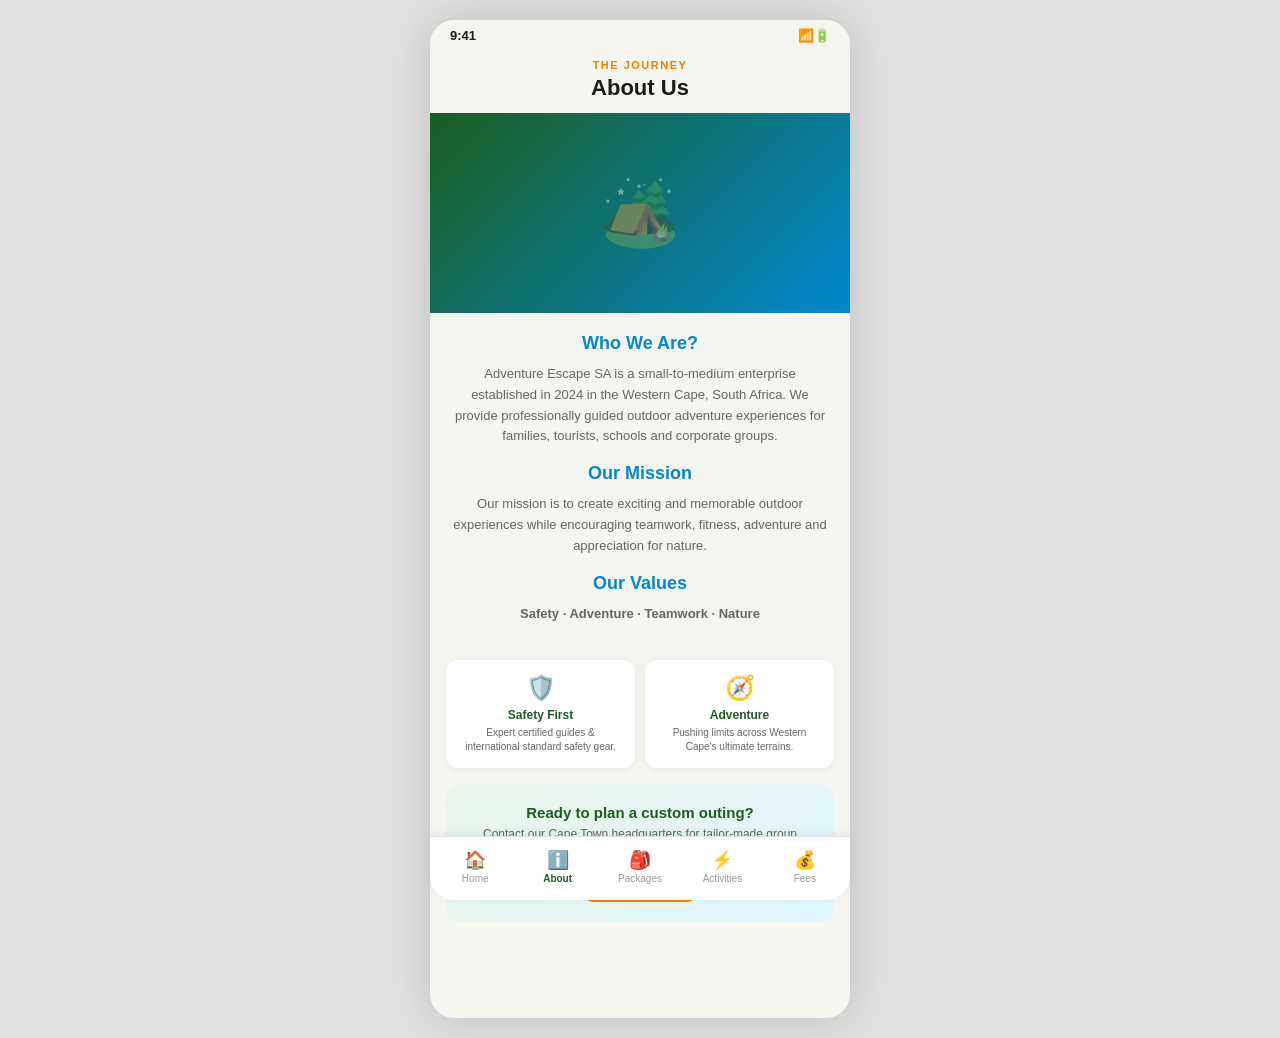
<file: XHAW APP/myapp/about.html>
<!DOCTYPE html>
<html lang="en">
<head>
  <meta charset="UTF-8" />
  <meta name="viewport" content="width=device-width, initial-scale=1.0" />
  <title>Adventure Escape SA - About</title>
  <link rel="stylesheet" href="styles.css">
  <style>
    :root {
      --forest-green: #1B5E20;
      --adventure-orange: #F57C00;
      --sky-blue: #0288D1;
      --off-white: #F5F5F0;
      --dark-text: #1a1a1a;
      --light-text: #ffffff;
      --grey-text: #666666;
      --card-bg: #ffffff;
    }

    * { margin: 0; padding: 0; box-sizing: border-box; }

    body {
      font-family: -apple-system, BlinkMacSystemFont, 'Segoe UI', Roboto, sans-serif;
      background: #e0e0e0;
      display: flex;
      justify-content: center;
      min-height: 100vh;
    }

    #app {
      width: 100%;
      max-width: 420px;
      background: var(--off-white);
      min-height: 100vh;
      position: relative;
      display: flex;
      flex-direction: column;
      box-shadow: 0 0 40px rgba(0,0,0,0.15);
      overflow: hidden;
    }

    .status-bar {
      background: transparent;
      padding: 8px 20px 4px;
      display: flex;
      justify-content: space-between;
      font-size: 13px;
      font-weight: 600;
      color: var(--dark-text);
      z-index: 10;
    }

    .content {
      flex: 1;
      overflow-y: auto;
      padding-bottom: 80px;
    }

    .header {
      padding: 12px 20px;
      background: var(--off-white);
      position: sticky;
      top: 0;
      z-index: 5;
    }
    .header-title {
      font-size: 22px;
      font-weight: 800;
      color: var(--dark-text);
      text-align: center;
    }
    .header-sub {
      font-size: 11px;
      font-weight: 700;
      letter-spacing: 1.5px;
      color: var(--adventure-orange);
      text-align: center;
      margin-bottom: 4px;
    }

    .about-hero {
      height: 200px;
      background: linear-gradient(135deg, #1B5E20, #0288D1);
      display: flex;
      align-items: center;
      justify-content: center;
      font-size: 64px;
      color: rgba(255,255,255,0.4);
      position: relative;
    }
    .about-content {
      padding: 20px;
      text-align: center;
    }
    .about-content h2 {
      font-size: 18px;
      font-weight: 800;
      color: var(--sky-blue);
      margin-bottom: 10px;
    }
    .about-content p {
      font-size: 13px;
      color: var(--grey-text);
      line-height: 1.6;
      margin-bottom: 16px;
    }
    .pillars {
      display: flex;
      gap: 10px;
      padding: 0 16px;
      margin-bottom: 16px;
    }
    .pillar {
      flex: 1;
      background: #fff;
      border-radius: 12px;
      padding: 14px;
      text-align: center;
      box-shadow: 0 2px 8px rgba(0,0,0,0.05);
    }
    .pillar-icon { font-size: 24px; margin-bottom: 6px; }
    .pillar h4 { font-size: 12px; font-weight: 800; color: var(--forest-green); margin-bottom: 4px; }
    .pillar p { font-size: 10px; color: var(--grey-text); line-height: 1.4; }
    .contact-cta {
      margin: 0 16px 16px;
      padding: 20px;
      background: linear-gradient(135deg, #E8F5E9, #E1F5FE);
      border-radius: 14px;
      text-align: center;
    }
    .contact-cta h3 { font-size: 15px; font-weight: 800; color: var(--forest-green); margin-bottom: 6px; }
    .contact-cta p { font-size: 12px; color: var(--grey-text); margin-bottom: 12px; }

    .btn {
      display: inline-flex;
      align-items: center;
      justify-content: center;
      border: none;
      border-radius: 10px;
      font-weight: 700;
      cursor: pointer;
      transition: all 0.2s;
      font-size: 13px;
      padding: 10px 18px;
      text-decoration: none;
    }
    .btn:active { transform: scale(0.96); }
    .btn-orange { background: var(--adventure-orange); color: #fff; }

    .bottom-nav {
      position: fixed;
      bottom: 0;
      width: 100%;
      max-width: 420px;
      background: #fff;
      display: flex;
      justify-content: space-around;
      align-items: center;
      padding: 8px 4px 12px;
      border-top: 1px solid #e0e0e0;
      z-index: 100;
      box-shadow: 0 -2px 12px rgba(0,0,0,0.06);
    }
    .nav-item {
      display: flex;
      flex-direction: column;
      align-items: center;
      gap: 2px;
      font-size: 10px;
      color: #999;
      cursor: pointer;
      padding: 4px 8px;
      border-radius: 8px;
      transition: color 0.2s;
      flex: 1;
      min-width: 0;
      text-decoration: none;
    }
    .nav-item.active { color: var(--forest-green); font-weight: 700; }
    .nav-icon {
      width: 22px; height: 22px;
      display: flex;
      align-items: center;
      justify-content: center;
      font-size: 18px;
    }

    @media (min-width: 421px) {
      #app { border-radius: 24px; margin: 20px 0; min-height: calc(100vh - 40px); }
      .bottom-nav { border-radius: 0 0 24px 24px; }
    }
  </style>
</head>
<body>

<div id="app">
  <div class="status-bar">
    <span>9:41</span>
    <div class="icons"><span>📶</span><span>🔋</span></div>
  </div>

  <div class="content">
    <div class="header">
      <div class="header-sub">THE JOURNEY</div>
      <div class="header-title">About Us</div>
    </div>
    <div class="about-hero">🏕️</div>
    <div class="about-content">
      <h2>Who We Are?</h2>
      <p>Adventure Escape SA is a small-to-medium enterprise established in 2024 in the Western Cape, South Africa. We provide professionally guided outdoor adventure experiences for families, tourists, schools and corporate groups.</p>
      <h2>Our Mission</h2>
      <p>Our mission is to create exciting and memorable outdoor experiences while encouraging teamwork, fitness, adventure and appreciation for nature.</p>
      <h2>Our Values</h2>
      <p><strong>Safety · Adventure · Teamwork · Nature</strong></p>
    </div>
    <div class="pillars">
      <div class="pillar">
        <div class="pillar-icon">🛡️</div>
        <h4>Safety First</h4>
        <p>Expert certified guides & international standard safety gear.</p>
      </div>
      <div class="pillar">
        <div class="pillar-icon">🧭</div>
        <h4>Adventure</h4>
        <p>Pushing limits across Western Cape's ultimate terrains.</p>
      </div>
    </div>
    <div class="contact-cta">
      <h3>Ready to plan a custom outing?</h3>
      <p>Contact our Cape Town headquarters for tailor-made group itineraries.</p>
      <a href="contact.html" class="btn btn-orange">Get in Touch</a>
    </div>
  </div>

  <nav class="bottom-nav">
    <a href="home.html" class="nav-item"><div class="nav-icon">🏠</div><span>Home</span></a>
    <a href="about.html" class="nav-item active"><div class="nav-icon">ℹ️</div><span>About</span></a>
    <a href="packages.html" class="nav-item"><div class="nav-icon">🎒</div><span>Packages</span></a>
    <a href="activities.html" class="nav-item"><div class="nav-icon">⚡</div><span>Activities</span></a>
    <a href="fees.html" class="nav-item"><div class="nav-icon">💰</div><span>Fees</span></a>
  </nav>
</div>

</body>
</html>
</file>
<file: XHAW APP/myapp/styles.css>
:root {
  --forest-green: #1B5E20;
  --adventure-orange: #F57C00;
  --sky-blue: #0288D1;
  --off-white: #F5F5F0;
  --dark-text: #1a1a1a;
  --light-text: #ffffff;
  --grey-text: #666666;
  --card-bg: #ffffff;
  --danger: #D32F2F;
  --success: #2E7D32;
}

* {
  margin: 0;
  padding: 0;
  box-sizing: border-box;
}

body {
  font-family: -apple-system, BlinkMacSystemFont, 'Segoe UI', Roboto, sans-serif;
  background: #e0e0e0;
  display: flex;
  justify-content: center;
  min-height: 100vh;
}

#app {
  width: 100%;
  max-width: 420px;
  background: var(--off-white);
  min-height: 100vh;
  position: relative;
  display: flex;
  flex-direction: column;
  box-shadow: 0 0 40px rgba(0, 0, 0, 0.15);
  overflow: hidden;
}

.status-bar {
  background: transparent;
  padding: 8px 20px 4px;
  display: flex;
  justify-content: space-between;
  font-size: 13px;
  font-weight: 600;
  color: var(--dark-text);
  z-index: 10;
}

.content {
  flex: 1;
  overflow-y: auto;
  padding-bottom: 80px;
}

.header {
  padding: 12px 20px;
  background: var(--off-white);
  position: sticky;
  top: 0;
  z-index: 5;
}

.header-title {
  font-size: 22px;
  font-weight: 800;
  color: var(--dark-text);
  text-align: center;
}

.header-sub {
  font-size: 11px;
  font-weight: 700;
  letter-spacing: 1.5px;
  color: var(--adventure-orange);
  text-align: center;
  margin-bottom: 4px;
}

#packagesList {
  padding: 0 0 8px;
}

.card {
  background: var(--card-bg);
  border-radius: 14px;
  overflow: hidden;
  margin: 0 16px 14px;
  box-shadow: 0 2px 10px rgba(0, 0, 0, 0.06);
  transition: transform 0.2s ease, box-shadow 0.2s ease;
}

.card:hover {
  transform: translateY(-2px);
  box-shadow: 0 8px 20px rgba(0, 0, 0, 0.10);
}

.card:active {
  transform: scale(0.98);
}

.card-img {
  width: 100%;
  height: 150px;
  object-fit: cover;
  display: block;
  background: linear-gradient(135deg, #2c5364, #203a43, #0f2027);
  background-size: cover;
  background-position: center;
  position: relative;
}

.card-img::after {
  content: "";
  position: absolute;
  inset: 0;
  background: linear-gradient(to top, rgba(0, 0, 0, 0.18), rgba(0, 0, 0, 0.02));
}

.card-body {
  padding: 12px 14px;
}

.card-row {
  display: flex;
  justify-content: space-between;
  align-items: center;
  gap: 8px;
}

.card-title {
  font-size: 16px;
  font-weight: 800;
  color: var(--dark-text);
  line-height: 1.3;
  max-width: 70%;
}

.card-price {
  font-size: 15px;
  font-weight: 800;
  color: var(--adventure-orange);
  white-space: nowrap;
  background: rgba(245, 124, 0, 0.08);
  border-radius: 999px;
  padding: 6px 10px;
}

.card-desc {
  font-size: 12px;
  color: var(--grey-text);
  margin-top: 6px;
  line-height: 1.5;
}

.card-tags {
  display: flex;
  gap: 6px;
  margin-top: 8px;
  flex-wrap: wrap;
}

.tag {
  font-size: 10px;
  font-weight: 700;
  padding: 3px 8px;
  border-radius: 10px;
  border: 1px solid rgba(0, 0, 0, 0.04);
}

.tag.easy {
  background: #E8F5E9;
  color: var(--success);
}

.tag.moderate {
  background: #FFF3E0;
  color: var(--adventure-orange);
}

.tag.challenging {
  background: #FFEBEE;
  color: var(--danger);
}

.tag.duration {
  background: #E1F5FE;
  color: var(--sky-blue);
}

.tag.safety {
  background: #F1F8E9;
  color: var(--forest-green);
}

.btn {
  display: inline-flex;
  align-items: center;
  justify-content: center;
  border: none;
  border-radius: 10px;
  font-weight: 700;
  cursor: pointer;
  transition: all 0.2s ease;
  font-size: 13px;
  padding: 10px 18px;
  text-decoration: none;
}

.btn:active {
  transform: scale(0.96);
}

.btn:hover {
  filter: brightness(0.98);
  box-shadow: 0 4px 10px rgba(0, 0, 0, 0.08);
}

.btn-orange {
  background: var(--adventure-orange);
  color: #fff;
}

.btn-orange:hover {
  background: #e36d00;
}

.btn-outline {
  background: transparent;
  border: 1.5px solid var(--forest-green);
  color: var(--forest-green);
}

.btn-outline:hover {
  background: rgba(27, 94, 32, 0.04);
}

.card-buttons {
  margin-top: 12px;
  display: flex;
  gap: 8px;
}

.card-buttons .btn {
  flex: 1;
}

.bottom-nav {
  position: fixed;
  bottom: 0;
  width: 100%;
  max-width: 420px;
  background: #fff;
  display: flex;
  justify-content: space-around;
  align-items: center;
  padding: 8px 4px 12px;
  border-top: 1px solid #e0e0e0;
  z-index: 100;
  box-shadow: 0 -2px 12px rgba(0, 0, 0, 0.06);
}

.nav-item {
  display: flex;
  flex-direction: column;
  align-items: center;
  gap: 2px;
  font-size: 10px;
  color: #999;
  cursor: pointer;
  padding: 4px 8px;
  border-radius: 8px;
  transition: color 0.2s ease, background 0.2s ease;
  flex: 1;
  min-width: 0;
  text-decoration: none;
}

.nav-item:hover {
  background: rgba(27, 94, 32, 0.04);
}

.nav-item.active {
  color: var(--forest-green);
  font-weight: 700;
}

.nav-icon {
  width: 22px;
  height: 22px;
  display: flex;
  align-items: center;
  justify-content: center;
  font-size: 18px;
}

@media (min-width: 421px) {
  #app {
    border-radius: 24px;
    margin: 20px 0;
    min-height: calc(100vh - 40px);
  }

  .bottom-nav {
    border-radius: 0 0 24px 24px;
  }
}
</file>
